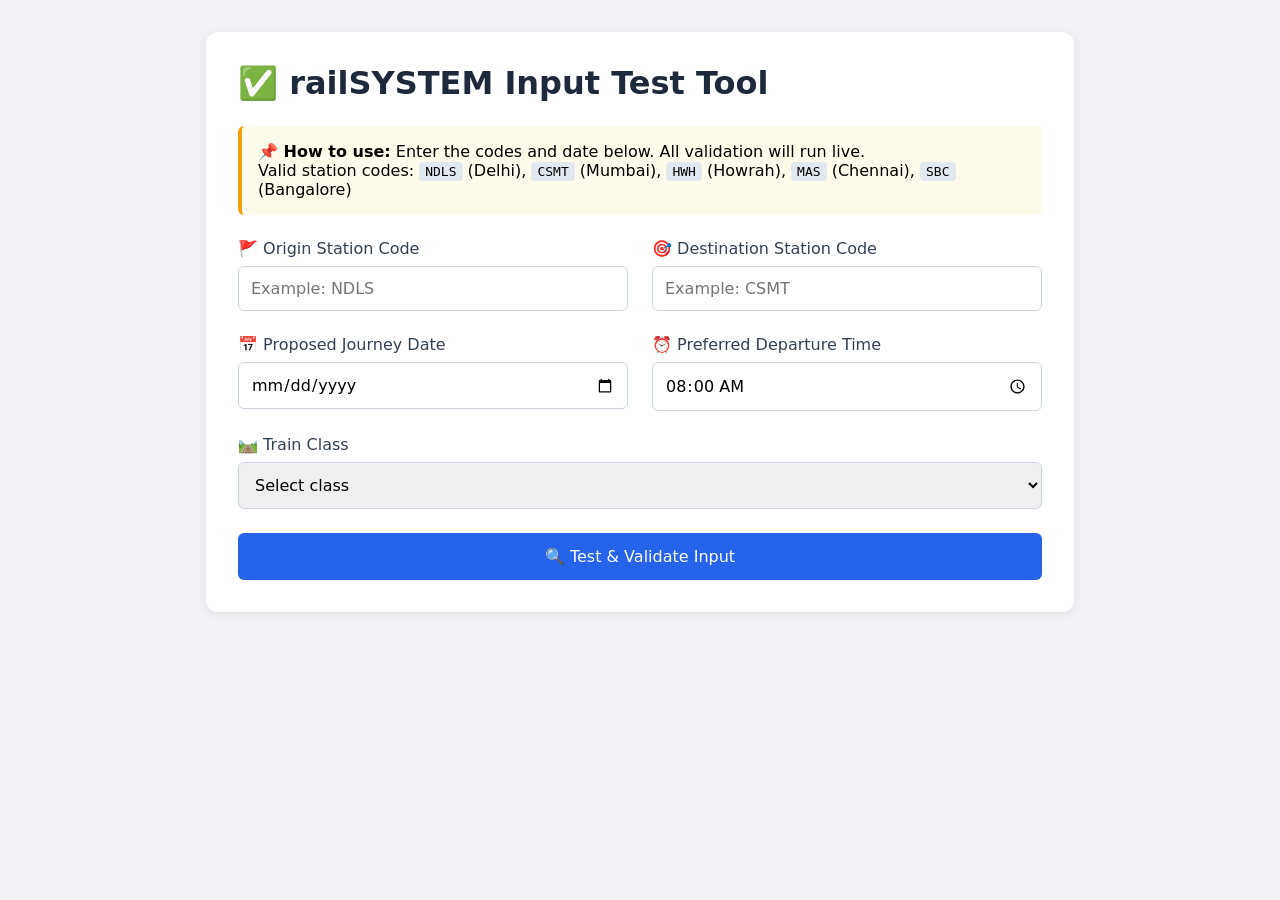
<file: test-user-input.html>
<!DOCTYPE html>
<html lang="en">
<head>
    <meta charset="UTF-8">
    <title>railSYSTEM User Input Test</title>
    <style>
        * { box-sizing: border-box; font-family: system-ui, sans-serif; }
        body { max-width: 900px; margin: 2rem auto; padding: 0 1rem; background: #f0f2f5; }
        .container { background: white; padding: 2rem; border-radius: 12px; box-shadow: 0 2px 12px #0001; }
        h1 { color: #1e293b; margin: 0 0 1.5rem 0; }
        .form-group { margin-bottom: 1.5rem; }
        label { display: block; margin-bottom: 0.5rem; font-weight: 500; color: #334155; }
        input, select, textarea { width: 100%; padding: 0.75rem; border: 1px solid #cbd5e1; border-radius: 6px; font-size: 1rem; }
        input:focus, select:focus { outline: 2px solid #2563eb; outline-offset: 1px; border-color: #2563eb; }
        .row { display: grid; grid-template-columns: 1fr 1fr; gap: 1.5rem; }
        .btn { background: #2563eb; color: white; border: none; padding: 0.875rem 1.5rem; border-radius: 6px; font-size: 1rem; font-weight: 500; cursor: pointer; width: 100%; }
        .btn:hover { background: #1d4ed8; }
        #result { margin-top: 2rem; padding: 1.5rem; border-radius: 8px; background: #f8fafc; border-left: 4px solid #2563eb; }
        .example-notice { background: #fffbeb; padding: 1rem; border-radius: 6px; margin-bottom: 1.5rem; border-left: 4px solid #f59e0b; }
        .valid { color: #166534; font-weight: 500; }
        .invalid { color: #dc2626; font-weight: 500; }
        code { background: #e2e8f0; padding: 0.125rem 0.375rem; border-radius: 4px; font-family: monospace; }
    </style>
</head>
<body>
    <div class="container">
        <h1>✅ railSYSTEM Input Test Tool</h1>

        <div class="example-notice">
            <strong>📌 How to use:</strong> Enter the codes and date below. All validation will run live. <br>
            Valid station codes: <code>NDLS</code> (Delhi), <code>CSMT</code> (Mumbai), <code>HWH</code> (Howrah), <code>MAS</code> (Chennai), <code>SBC</code> (Bangalore)
        </div>

        <form id="testForm">
            <div class="row">
                <div class="form-group">
                    <label>🚩 Origin Station Code</label>
                    <input type="text" id="originCode" placeholder="Example: NDLS" maxlength="4" required>
                    <small id="originStatus"></small>
                </div>
                <div class="form-group">
                    <label>🎯 Destination Station Code</label>
                    <input type="text" id="destinationCode" placeholder="Example: CSMT" maxlength="4" required>
                    <small id="destStatus"></small>
                </div>
            </div>

            <div class="row">
                <div class="form-group">
                    <label>📅 Proposed Journey Date</label>
                    <input type="date" id="proposedDate" required>
                    <small id="dateStatus"></small>
                </div>
                <div class="form-group">
                    <label>⏰ Preferred Departure Time</label>
                    <input type="time" id="departureTime" value="08:00" required>
                </div>
            </div>

            <div class="form-group">
                <label>🛤️ Train Class</label>
                <select id="trainClass" required>
                    <option value="">Select class</option>
                    <option value="1A">First AC (1A)</option>
                    <option value="2A">Second AC (2A)</option>
                    <option value="3A">Third AC (3A)</option>
                    <option value="SL">Sleeper (SL)</option>
                    <option value="GN">General (GN)</option>
                </select>
            </div>

            <button type="submit" class="btn">🔍 Test & Validate Input</button>
        </form>

        <div id="result" style="display: none;"></div>
    </div>

    <script>
        // Valid station codes from actual railSYSTEM database
        const VALID_STATIONS = {
            NDLS: 'New Delhi',
            CSMT: 'Chhatrapati Shivaji Maharaj Terminus',
            HWH: 'Howrah Junction',
            MAS: 'Chennai Central',
            SBC: 'KSR Bengaluru',
            LKO: 'Lucknow',
            BCT: 'Mumbai Central',
            PNBE: 'Patna Junction'
        };

        const originInput = document.getElementById('originCode');
        const destInput = document.getElementById('destinationCode');
        const dateInput = document.getElementById('proposedDate');
        const resultDiv = document.getElementById('result');

        // Live validation
        originInput.addEventListener('input', () => validateStation(originInput, 'originStatus'));
        destInput.addEventListener('input', () => validateStation(destInput, 'destStatus'));
        dateInput.addEventListener('input', validateDate);


        function validateStation(input, statusId) {
            const status = document.getElementById(statusId);
            const code = input.value.toUpperCase().trim();
            input.value = code;

            if (code.length === 0) {
                status.textContent = '';
                return false;
            }
            if (VALID_STATIONS[code]) {
                status.className = 'valid';
                status.textContent = `✅ Valid: ${VALID_STATIONS[code]}`;
                return true;
            } else {
                status.className = 'invalid';
                status.textContent = '❌ Not found in station list';
                return false;
            }
        }

        function validateDate() {
            const status = document.getElementById('dateStatus');
            const selectedDate = new Date(dateInput.value);
            const today = new Date();
            today.setHours(0, 0, 0, 0);

            if (!dateInput.value) {
                status.textContent = '';
                return false;
            }
            if (selectedDate < today) {
                status.className = 'invalid';
                status.textContent = '❌ Date cannot be in the past';
                return false;
            }
            if (selectedDate > new Date(today.getFullYear(), today.getMonth() + 6, today.getDate())) {
                status.className = 'invalid';
                status.textContent = '❌ Cannot book more than 6 months ahead';
                return false;
            }
            status.className = 'valid';
            status.textContent = `✅ Valid travel date (${selectedDate.toLocaleDateString()})`;
            return true;
        }

        document.getElementById('testForm').addEventListener('submit', (ev) => {
            ev.preventDefault();

            // Final validation before processing
            const originOk = validateStation(originInput, 'originStatus');
            const destOk = validateStation(destInput, 'destStatus');
            const dateOk = validateDate();

            if (!originOk || !destOk || !dateOk) {
                resultDiv.style.display = 'block';
                resultDiv.innerHTML = '<h3 style="color:#dc2626">⚠️ Please fix the invalid fields first</h3>';
                return;
            }

            // Show parsed user input (this is what your backend would receive)
            const userInput = {
                originCode: originInput.value,
                originName: VALID_STATIONS[originInput.value],
                destinationCode: destInput.value,
                destinationName: VALID_STATIONS[destInput.value],
                proposedDate: dateInput.value,
                departureTime: document.getElementById('departureTime').value,
                travelClass: document.getElementById('trainClass').value,
                processedAt: new Date().toISOString()
            };

            // Display result
            resultDiv.style.display = 'block';
            resultDiv.innerHTML = `
                <h3 style="margin-top: 0; color: #166534;">✅ Input Test Successful!</h3>
                <p>This is exactly how the system receives your input. You can now use these values:</p>
                <pre style="background: #1e293b; color: #f1f5f9; padding: 1rem; border-radius: 6px; overflow-x: auto;">${JSON.stringify(userInput, null, 2)}</pre>
                <p>✅ You can now use this parsed data for: feasibility checks, train routing, seat availability or planning operations.</p>
            `;
        });

        // Set minimum date to today
        dateInput.min = new Date().toISOString().split('T')[0];
    </script>
</body>
</html>
</file>
